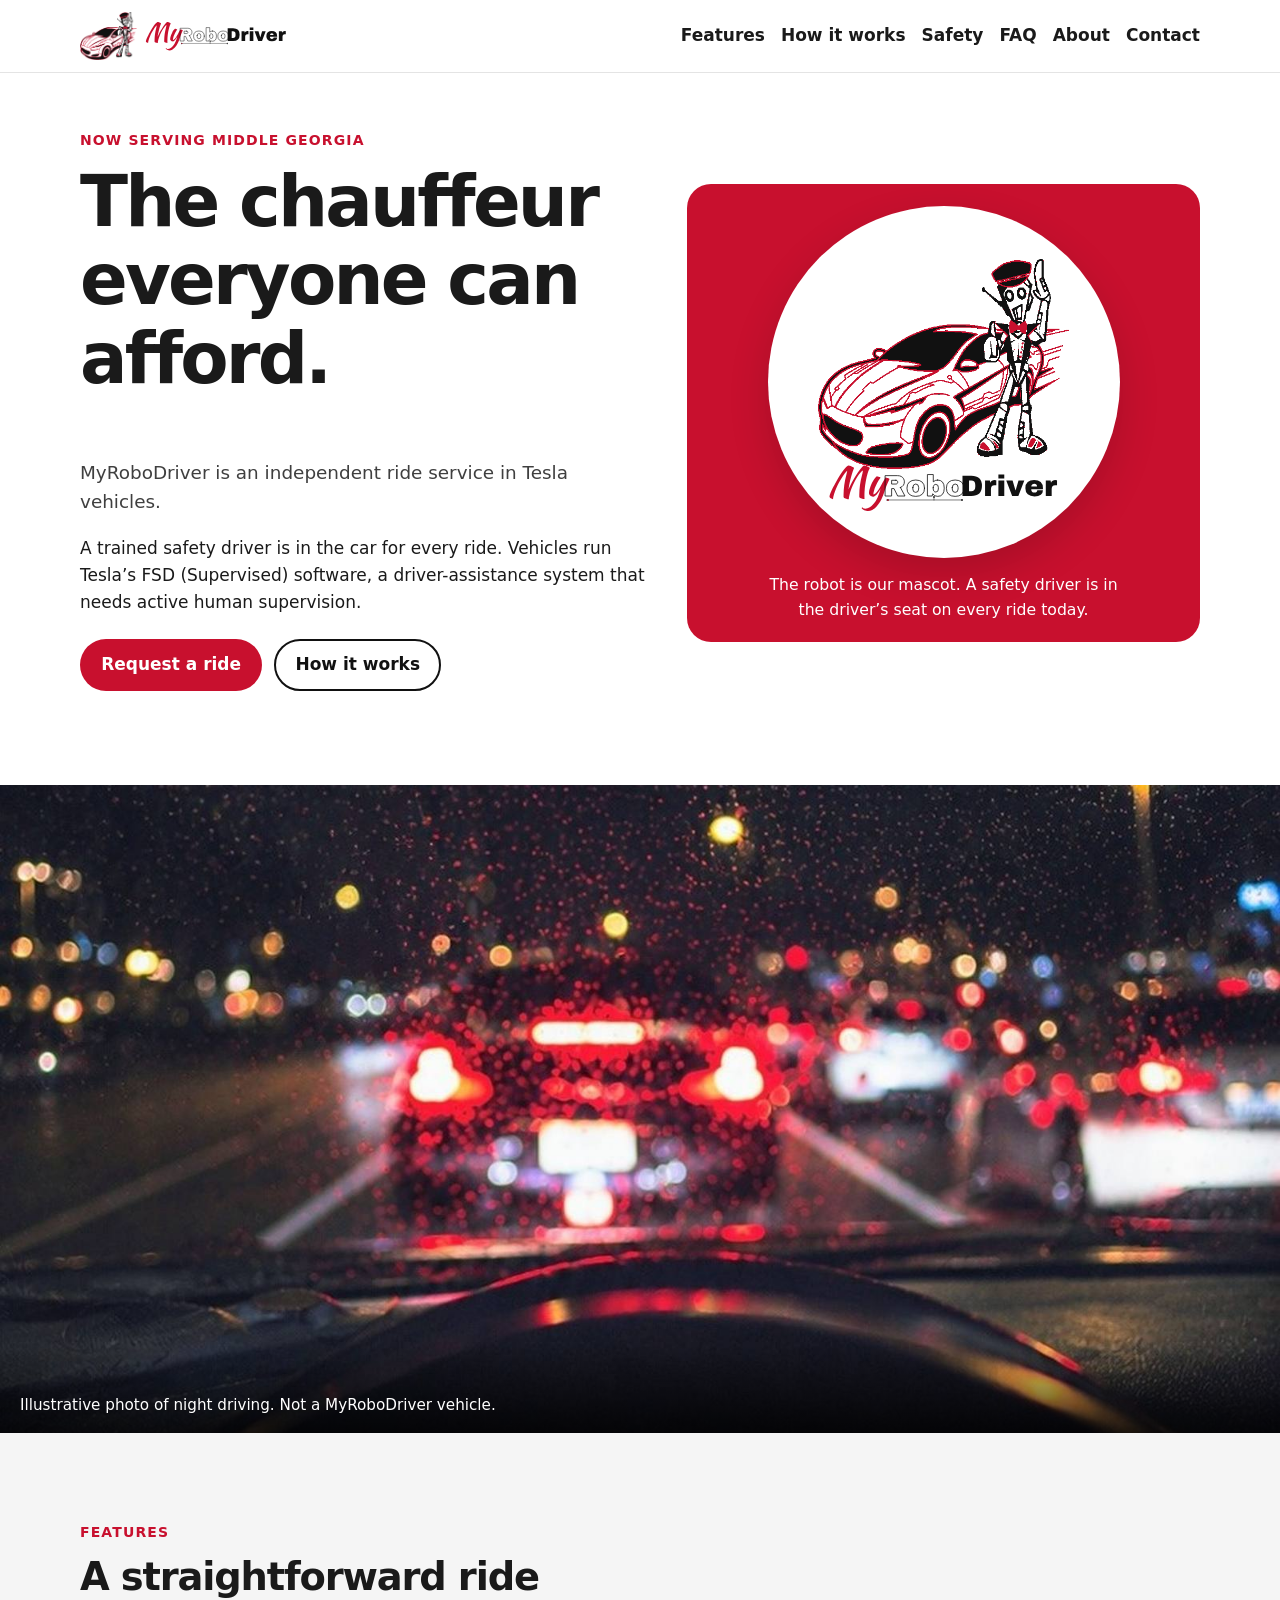
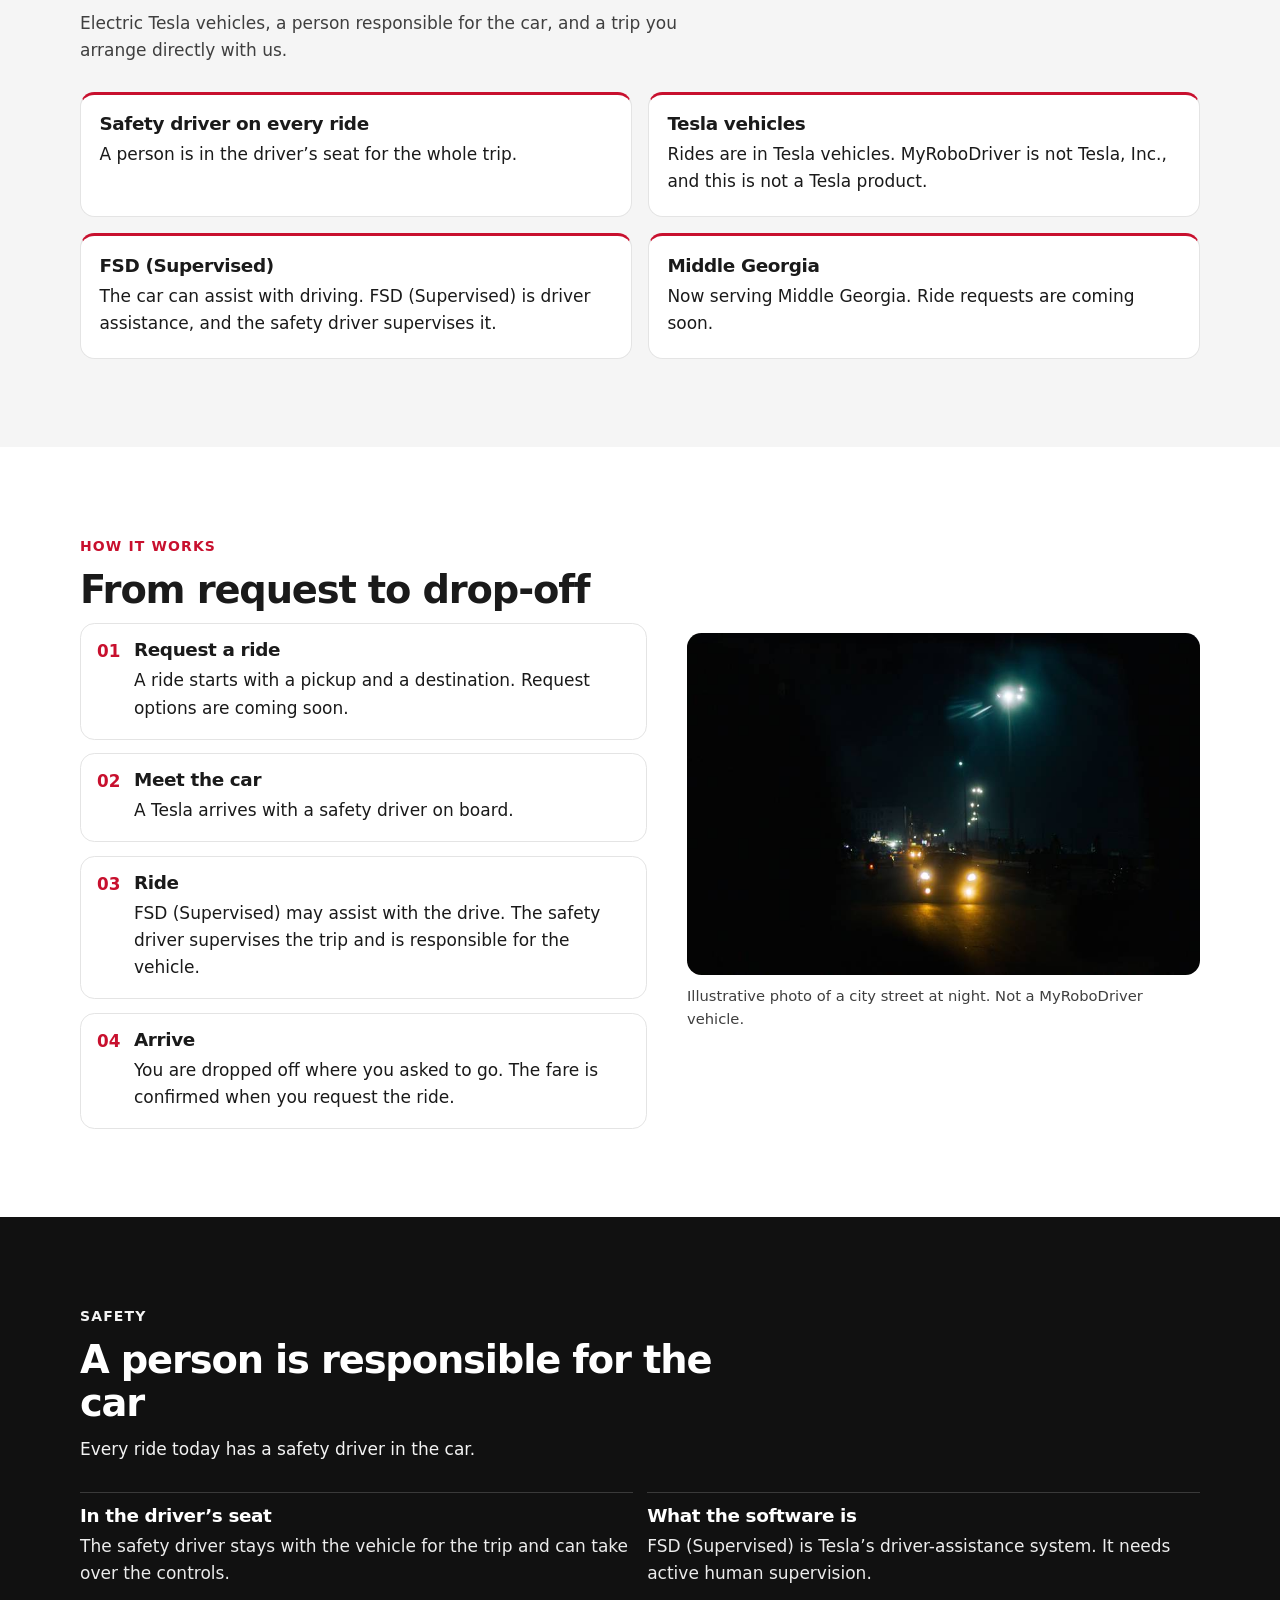
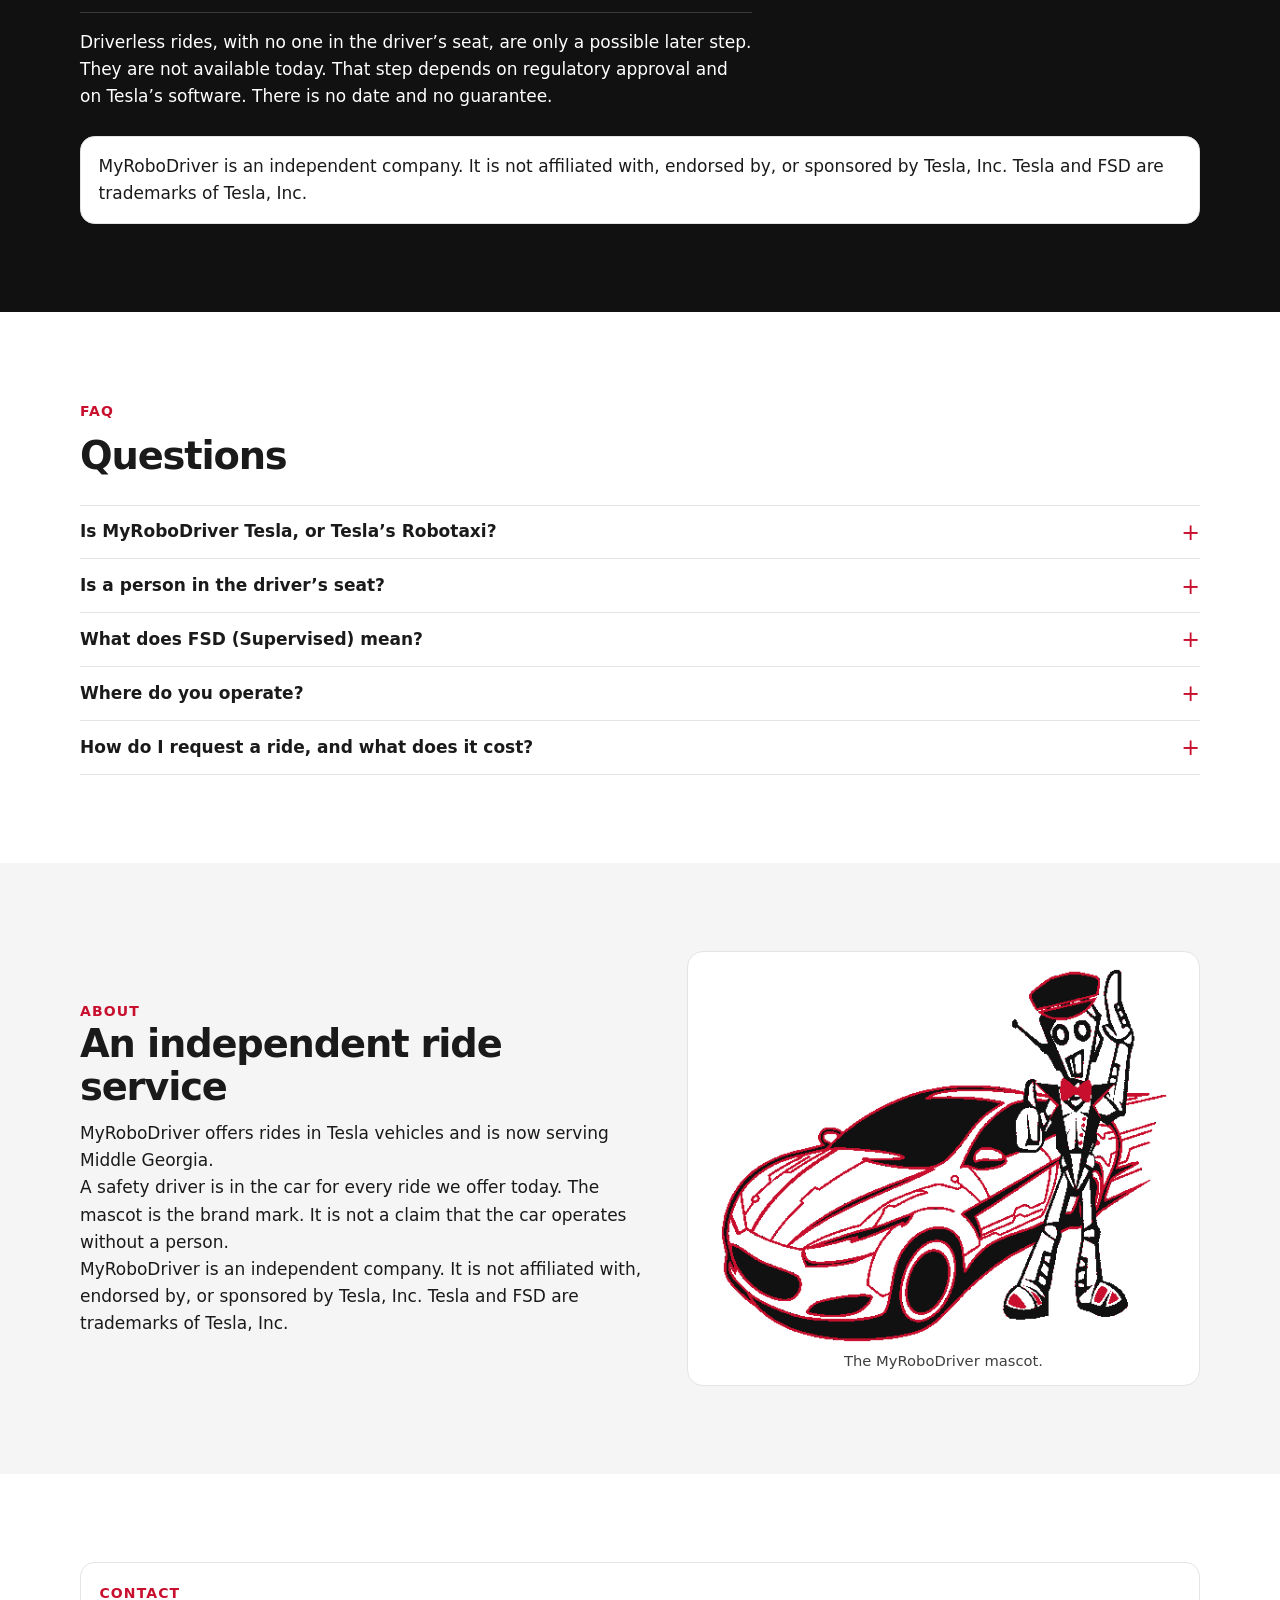
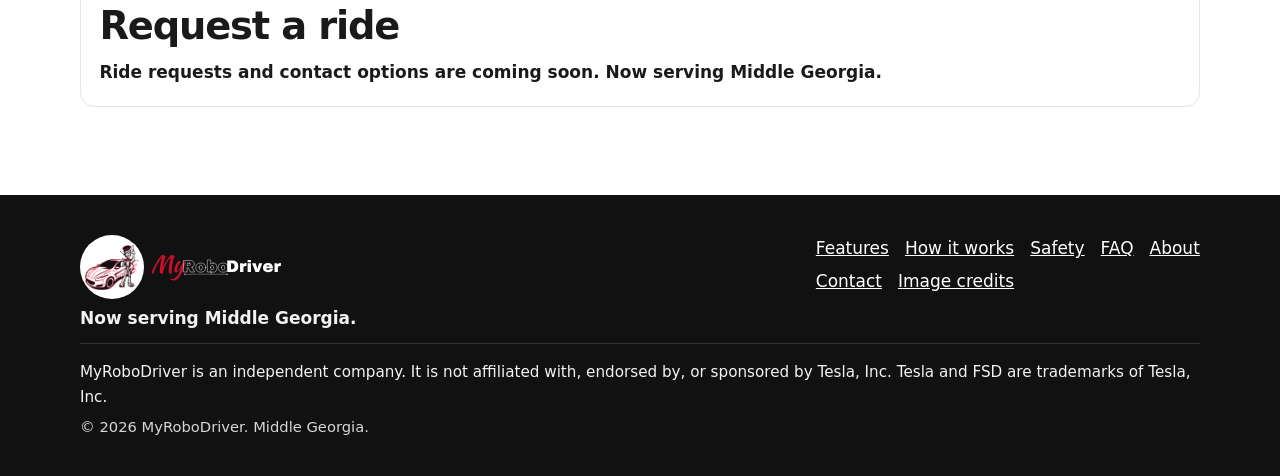
<file: index.html>
<!DOCTYPE html>
<html lang="en">
<head>
  <meta charset="utf-8">
  <meta name="viewport" content="width=device-width, initial-scale=1">
  <title>MyRoboDriver — The chauffeur everyone can afford</title>
  <!-- SUPERVISION-COPY -->
  <meta name="description" content="The chauffeur everyone can afford. MyRoboDriver is an independent ride service in Tesla vehicles, now serving Middle Georgia, with a safety driver on every trip.">
  <link rel="canonical" href="https://myrobodriver.com/">
  <meta name="theme-color" content="#C8102E">
  <meta property="og:type" content="website">
  <meta property="og:site_name" content="MyRoboDriver">
  <meta property="og:url" content="https://myrobodriver.com/">
  <meta property="og:title" content="MyRoboDriver — The chauffeur everyone can afford">
  <!-- SUPERVISION-COPY -->
  <meta property="og:description" content="The chauffeur everyone can afford. An independent ride service in Tesla vehicles, now serving Middle Georgia, with a safety driver on every trip.">
  <meta property="og:image" content="https://myrobodriver.com/images/og.jpg">
  <meta property="og:image:width" content="1200">
  <meta property="og:image:height" content="630">
  <!-- SUPERVISION-COPY -->
  <meta property="og:image:alt" content="MyRoboDriver mascot beside the words The chauffeur everyone can afford. Now serving Middle Georgia. A safety driver on every ride.">
  <meta name="twitter:card" content="summary_large_image">
  <meta name="twitter:title" content="MyRoboDriver — The chauffeur everyone can afford">
  <!-- SUPERVISION-COPY -->
  <meta name="twitter:description" content="The chauffeur everyone can afford. An independent ride service in Tesla vehicles, now serving Middle Georgia, with a safety driver on every trip.">
  <meta name="twitter:image" content="https://myrobodriver.com/images/og.jpg">
  <link rel="icon" href="/favicon.svg" type="image/svg+xml">
  <link rel="icon" href="/brand/favicon-32.png" sizes="32x32" type="image/png">
  <link rel="apple-touch-icon" href="/brand/apple-touch-icon.png">
  <link rel="manifest" href="/site.webmanifest">
  <link rel="preload" as="image" href="/brand/mascot-800.png" imagesrcset="/brand/mascot-480.png 480w, /brand/mascot-800.png 800w, /brand/mascot-1100.png 1100w" imagesizes="(min-width: 880px) 380px, 78vw">
  <link rel="stylesheet" href="/styles.css">
  <!-- SUPERVISION-COPY: structured data says a safety driver is on every trip and vehicles run FSD (Supervised). -->
  <script type="application/ld+json">
  {
    "@context": "https://schema.org",
    "@type": "LocalBusiness",
    "name": "MyRoboDriver",
    "url": "https://myrobodriver.com/",
    "image": "https://myrobodriver.com/images/og.jpg",
    "logo": "https://myrobodriver.com/brand/icon-512.png",
    "slogan": "The chauffeur everyone can afford.",
    "description": "Independent ride service in Tesla vehicles, now serving Middle Georgia. A safety driver is on every trip. Vehicles run FSD (Supervised).",
    "areaServed": {
      "@type": "AdministrativeArea",
      "name": "Middle Georgia"
    }
  }
  </script>
</head>
<body id="top">
  <a class="skip" href="#content">Skip to content</a>
  <header class="site-header">
    <div class="header-bar">
      <a class="brand" href="#top">
        <img class="brand-mascot" src="brand/mascot-480.png" width="480" height="402" alt="">
        <img class="brand-word" src="brand/wordmark.svg" width="174" height="36" alt="MyRoboDriver">
      </a>
      <nav class="nav nav-bar" aria-label="Primary">
        <a href="#features">Features</a>
        <a href="#how">How it works</a>
        <a href="#safety">Safety</a>
        <a href="#faq">FAQ</a>
        <a href="#about">About</a>
        <a href="#contact">Contact</a>
      </nav>
      <details class="menu">
        <summary>Menu</summary>
        <nav class="nav" aria-label="Mobile">
          <a href="#features">Features</a>
          <a href="#how">How it works</a>
          <a href="#safety">Safety</a>
          <a href="#faq">FAQ</a>
          <a href="#about">About</a>
          <a href="#contact">Contact</a>
        </nav>
      </details>
    </div>
  </header>

  <main id="content">
    <section class="hero" aria-labelledby="hero-title">
      <div class="wrap hero-grid">
        <div class="hero-copy">
          <p class="eyebrow">Now serving Middle Georgia</p>
          <h1 id="hero-title">The chauffeur everyone can afford.</h1>
          <p class="lede">MyRoboDriver is an independent ride service in Tesla vehicles.</p>
          <!-- SUPERVISION-COPY -->
          <p>A trained safety driver is in the car for every ride. Vehicles run Tesla’s FSD (Supervised) software, a driver-assistance system that needs active human supervision.</p>
          <div class="actions">
            <a class="btn btn-primary" href="#contact">Request a ride</a>
            <a class="btn btn-ghost" href="#how">How it works</a>
          </div>
        </div>
        <div class="badge-stage">
          <div class="circle-badge">
            <img
              class="mascot"
              src="brand/mascot-800.png"
              srcset="brand/mascot-480.png 480w, brand/mascot-800.png 800w, brand/mascot-1100.png 1100w"
              sizes="(min-width: 880px) 380px, 78vw"
              width="1100"
              height="922"
              alt="MyRoboDriver mascot: a robot chauffeur in a cap and red bow tie, thumbs up, beside a red, white, and black line-art car."
              fetchpriority="high"
              decoding="async">
            <img class="word" src="brand/wordmark.svg" width="174" height="36" alt="">
          </div>
          <!-- SUPERVISION-COPY -->
          <p class="badge-note">The robot is our mascot. A safety driver is in the driver’s seat on every ride today.</p>
        </div>
      </div>
    </section>

    <figure class="bleed">
      <img
        src="images/night-drive-800.jpg"
        srcset="images/night-drive-800.jpg 800w, images/night-drive-1600.jpg 1600w"
        sizes="100vw"
        width="1600"
        height="971"
        alt="Night traffic seen through a rain-specked windshield, with a steering wheel in the foreground"
        loading="lazy"
        decoding="async">
      <figcaption>Illustrative photo of night driving. Not a MyRoboDriver vehicle.</figcaption>
    </figure>

    <section id="features" class="paper">
      <div class="wrap">
        <div class="section-intro">
          <p class="eyebrow">Features</p>
          <h2>A straightforward ride</h2>
          <!-- SUPERVISION-COPY -->
          <p>Electric Tesla vehicles, a person responsible for the car, and a trip you arrange directly with us.</p>
        </div>
        <div class="cards">
          <article class="card">
            <!-- SUPERVISION-COPY -->
            <h3>Safety driver on every ride</h3>
            <!-- SUPERVISION-COPY -->
            <p>A person is in the driver’s seat for the whole trip.</p>
          </article>
          <article class="card">
            <h3>Tesla vehicles</h3>
            <p>Rides are in Tesla vehicles. MyRoboDriver is not Tesla, Inc., and this is not a Tesla product.</p>
          </article>
          <article class="card">
            <!-- SUPERVISION-COPY -->
            <h3>FSD (Supervised)</h3>
            <!-- SUPERVISION-COPY -->
            <p>The car can assist with driving. FSD (Supervised) is driver assistance, and the safety driver supervises it.</p>
          </article>
          <article class="card">
            <h3>Middle Georgia</h3>
            <p>Now serving Middle Georgia. Ride requests are coming soon.</p>
          </article>
        </div>
      </div>
    </section>

    <section id="how">
      <div class="wrap how-grid">
        <div>
          <p class="eyebrow">How it works</p>
          <h2>From request to drop-off</h2>
          <ol class="steps">
            <li class="step">
              <span class="step-num">01</span>
              <div>
                <h3>Request a ride</h3>
                <p>A ride starts with a pickup and a destination. Request options are coming soon.</p>
              </div>
            </li>
            <li class="step">
              <span class="step-num">02</span>
              <div>
                <h3>Meet the car</h3>
                <!-- SUPERVISION-COPY -->
                <p>A Tesla arrives with a safety driver on board.</p>
              </div>
            </li>
            <li class="step">
              <span class="step-num">03</span>
              <div>
                <h3>Ride</h3>
                <!-- SUPERVISION-COPY -->
                <p>FSD (Supervised) may assist with the drive. The safety driver supervises the trip and is responsible for the vehicle.</p>
              </div>
            </li>
            <li class="step">
              <span class="step-num">04</span>
              <div>
                <h3>Arrive</h3>
                <p>You are dropped off where you asked to go. The fare is confirmed when you request the ride.</p>
              </div>
            </li>
          </ol>
        </div>
        <figure class="frame">
          <img
            src="images/city-street-800.jpg"
            srcset="images/city-street-800.jpg 800w, images/city-street-1600.jpg 1600w"
            sizes="(min-width: 880px) 42vw, 100vw"
            width="1600"
            height="1067"
            alt="Cars on a dark city street at night, headlights on, under a streetlamp"
            loading="lazy"
            decoding="async">
          <figcaption>Illustrative photo of a city street at night. Not a MyRoboDriver vehicle.</figcaption>
        </figure>
      </div>
    </section>

    <section id="safety" class="safety">
      <div class="wrap">
        <div class="section-intro">
          <p class="eyebrow">Safety</p>
          <!-- SUPERVISION-COPY -->
          <h2>A person is responsible for the car</h2>
          <!-- SUPERVISION-COPY -->
          <p>Every ride today has a safety driver in the car.</p>
        </div>
        <div class="safety-points">
          <article>
            <!-- SUPERVISION-COPY -->
            <h3>In the driver’s seat</h3>
            <!-- SUPERVISION-COPY -->
            <p>The safety driver stays with the vehicle for the trip and can take over the controls.</p>
          </article>
          <article>
            <h3>What the software is</h3>
            <!-- SUPERVISION-COPY -->
            <p>FSD (Supervised) is Tesla’s driver-assistance system. It needs active human supervision.</p>
          </article>
        </div>
        <!-- SUPERVISION-COPY -->
        <p class="future">Driverless rides, with no one in the driver’s seat, are only a possible later step. They are not available today. That step depends on regulatory approval and on Tesla’s software. There is no date and no guarantee.</p>
        <aside class="disclaimer">
          <p>MyRoboDriver is an independent company. It is not affiliated with, endorsed by, or sponsored by Tesla, Inc. Tesla and FSD are trademarks of Tesla, Inc.</p>
        </aside>
      </div>
    </section>

    <section id="faq">
      <div class="wrap">
        <div class="section-intro">
          <p class="eyebrow">FAQ</p>
          <h2>Questions</h2>
        </div>
        <div class="faq-list">
          <details>
            <summary>Is MyRoboDriver Tesla, or Tesla’s Robotaxi?</summary>
            <p class="faq-a">No. MyRoboDriver is an independent company now serving Middle Georgia. It is not affiliated with, endorsed by, or sponsored by Tesla, Inc. Tesla and FSD are trademarks of Tesla, Inc.</p>
          </details>
          <details>
            <!-- SUPERVISION-COPY -->
            <summary>Is a person in the driver’s seat?</summary>
            <!-- SUPERVISION-COPY -->
            <p class="faq-a">Yes. Every ride includes a safety driver. The vehicle runs FSD (Supervised), which needs active human supervision.</p>
          </details>
          <details>
            <!-- SUPERVISION-COPY -->
            <summary>What does FSD (Supervised) mean?</summary>
            <!-- SUPERVISION-COPY -->
            <p class="faq-a">It is driver-assistance software from Tesla. It can help with the drive, and it needs a person supervising. The safety driver is responsible for the vehicle.</p>
          </details>
          <details>
            <summary>Where do you operate?</summary>
            <p class="faq-a">Now serving Middle Georgia (Middle GA).</p>
          </details>
          <details>
            <summary>How do I request a ride, and what does it cost?</summary>
            <p class="faq-a">Ride requests are coming soon. The fare is confirmed when a request can be made. This site does not list prices.</p>
          </details>
        </div>
      </div>
    </section>

    <section id="about" class="paper">
      <div class="wrap about-grid">
        <div class="about-copy">
          <p class="eyebrow">About</p>
          <h2>An independent ride service</h2>
          <p>MyRoboDriver offers rides in Tesla vehicles and is now serving Middle Georgia.</p>
          <!-- SUPERVISION-COPY -->
          <p>A safety driver is in the car for every ride we offer today. The mascot is the brand mark. It is not a claim that the car operates without a person.</p>
          <p>MyRoboDriver is an independent company. It is not affiliated with, endorsed by, or sponsored by Tesla, Inc. Tesla and FSD are trademarks of Tesla, Inc.</p>
        </div>
        <figure class="about-figure">
          <img
            src="brand/mascot-800.png"
            srcset="brand/mascot-480.png 480w, brand/mascot-800.png 800w, brand/mascot-1100.png 1100w"
            sizes="(min-width: 880px) 420px, 80vw"
            width="1100"
            height="922"
            alt=""
            loading="lazy"
            decoding="async">
          <figcaption>The MyRoboDriver mascot.</figcaption>
        </figure>
      </div>
    </section>

    <section id="contact">
      <div class="wrap">
        <div class="contact-card">
          <p class="eyebrow">Contact</p>
          <h2>Request a ride</h2>
          <p class="area">Ride requests and contact options are coming soon. Now serving Middle Georgia.</p>
        </div>
      </div>
    </section>
  </main>

  <footer class="site-footer">
    <div class="wrap footer-grid">
      <div>
        <a class="footer-brand" href="#top">
          <span class="footer-mark">
            <img src="brand/mascot-480.png" width="480" height="402" alt="">
          </span>
          <img class="footer-word" src="brand/wordmark-on-dark.svg" width="174" height="36" alt="MyRoboDriver">
        </a>
        <p class="area">Now serving Middle Georgia.</p>
      </div>
      <nav class="footer-nav" aria-label="Footer">
        <a href="#features">Features</a>
        <a href="#how">How it works</a>
        <a href="#safety">Safety</a>
        <a href="#faq">FAQ</a>
        <a href="#about">About</a>
        <a href="#contact">Contact</a>
        <a href="CREDITS.md">Image credits</a>
      </nav>
    </div>
    <div class="wrap">
      <p class="legal">MyRoboDriver is an independent company. It is not affiliated with, endorsed by, or sponsored by Tesla, Inc. Tesla and FSD are trademarks of Tesla, Inc.</p>
      <p class="fine">© 2026 MyRoboDriver. Middle Georgia.</p>
    </div>
  </footer>
</body>
</html>
</file>
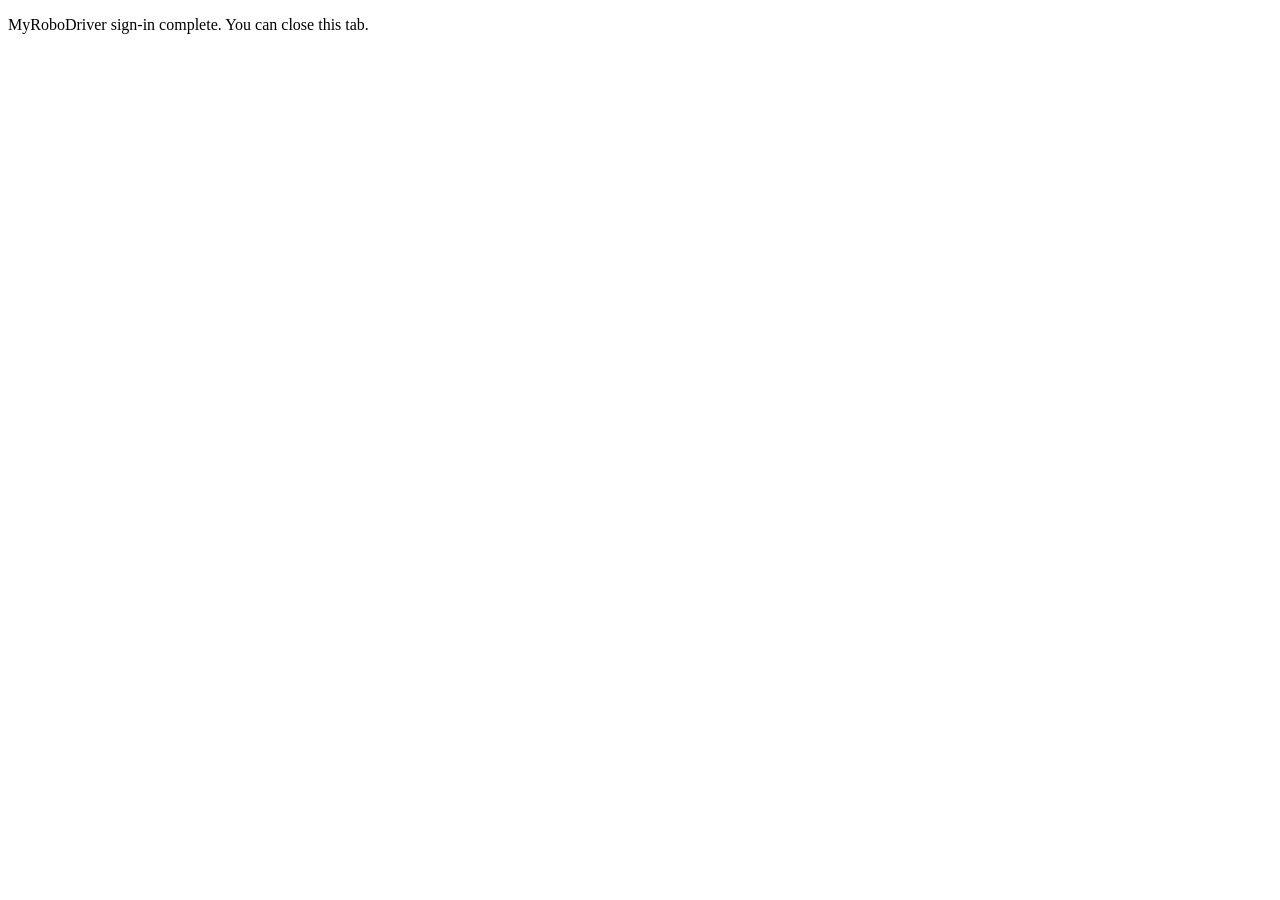
<file: auth/callback/index.html>
<!DOCTYPE html>
<html lang="en"><head><meta charset="utf-8"><meta name="referrer" content="no-referrer"><title>MyRoboDriver</title></head>
<body><p>MyRoboDriver sign-in complete. You can close this tab.</p></body></html>
</file>
<file: styles.css>
/* MyRoboDriver marketing site. Red, white, black, and grey only. */
:root {
  --red: #c8102e;
  --red-deep: #9e0e24;
  --black: #111111;
  --ink: #1a1a1a;
  --muted: #3f3f3f;
  --line: #e4e4e4;
  --paper: #f5f5f5;
  --white: #ffffff;
  --header: 4.5rem;
  --wrap: 1120px;
  --shadow: 0 16px 40px rgba(0, 0, 0, 0.16);
}

*,
*::before,
*::after {
  box-sizing: border-box;
}

html {
  scroll-behavior: smooth;
}

body {
  margin: 0;
  color: var(--ink);
  background: var(--white);
  font-family: system-ui, -apple-system, "Segoe UI", Roboto, Helvetica, Arial, sans-serif;
  font-size: 1.0625rem;
  line-height: 1.6;
}

img {
  max-width: 100%;
  height: auto;
}

h1,
h2,
h3,
p {
  margin-top: 0;
}

h1,
h2,
h3 {
  line-height: 1.12;
  letter-spacing: -0.03em;
  font-weight: 750;
}

h1 {
  font-size: clamp(2.35rem, 6vw, 4.4rem);
  font-weight: 800;
  letter-spacing: -0.04em;
}

h2 {
  font-size: clamp(1.8rem, 3vw, 2.6rem);
  margin-bottom: 0.75rem;
}

h3 {
  font-size: 1.15rem;
  letter-spacing: -0.02em;
  margin-bottom: 0.4rem;
}

a {
  color: var(--red-deep);
}

a:hover {
  color: var(--black);
}

:focus-visible {
  outline: 2px solid var(--red);
  outline-offset: 3px;
}

.skip {
  position: absolute;
  left: 1rem;
  top: -4rem;
  z-index: 50;
  background: var(--black);
  color: var(--white);
  padding: 0.55rem 0.9rem;
  text-decoration: none;
}

.skip:focus {
  top: 0.6rem;
}

.wrap {
  width: min(var(--wrap), calc(100% - 2.5rem));
  margin-inline: auto;
}

.eyebrow {
  margin: 0 0 0.7rem;
  color: var(--red);
  font-size: 0.875rem;
  font-weight: 750;
  letter-spacing: 0.08em;
  text-transform: uppercase;
}

.lede {
  font-size: 1.15rem;
  color: var(--muted);
  max-width: 40rem;
}

section {
  scroll-margin-top: calc(var(--header) + 0.5rem);
  padding: clamp(3.25rem, 7vw, 5.5rem) 0;
}

.site-header {
  position: sticky;
  top: 0;
  z-index: 30;
  background: rgba(255, 255, 255, 0.96);
  border-bottom: 1px solid var(--line);
  backdrop-filter: blur(8px);
}

.header-bar {
  min-height: var(--header);
  display: flex;
  align-items: center;
  justify-content: space-between;
  gap: 0.75rem;
  width: min(var(--wrap), calc(100% - 1.5rem));
  margin-inline: auto;
}

.brand,
.footer-brand {
  display: flex;
  align-items: center;
  gap: 0.45rem;
  text-decoration: none;
  color: inherit;
  min-width: 0;
}

.brand-mascot {
  height: 3rem;
  width: auto;
  display: block;
}

.brand-word {
  height: 1.85rem;
  width: auto;
  display: block;
}

.nav-bar {
  display: none;
}

.menu summary {
  list-style: none;
  cursor: pointer;
  min-height: 2.75rem;
  min-width: 4.5rem;
  display: inline-flex;
  align-items: center;
  justify-content: center;
  border: 1px solid var(--line);
  border-radius: 999px;
  padding: 0 0.9rem;
  font-weight: 700;
  color: var(--black);
}

.menu summary::-webkit-details-marker {
  display: none;
}

.nav {
  flex-direction: column;
  gap: 0.2rem;
  padding: 0.6rem 0 0.8rem;
}

.menu[open] .nav {
  display: flex;
}

.nav a {
  color: var(--ink);
  text-decoration: none;
  font-weight: 650;
  padding: 0.55rem 0.2rem;
}

.nav a:hover {
  color: var(--red);
}

.hero {
  padding-top: clamp(2rem, 5vw, 3.5rem);
}

.hero-grid {
  display: grid;
  gap: 1.75rem;
  align-items: center;
}

.hero-copy .lede + p {
  max-width: 40rem;
}

.actions {
  display: flex;
  flex-wrap: wrap;
  gap: 0.75rem;
  margin: 1.4rem 0 0.4rem;
}

.btn {
  display: inline-flex;
  align-items: center;
  justify-content: center;
  min-height: 2.9rem;
  padding: 0.65rem 1.2rem;
  border-radius: 999px;
  border: 2px solid transparent;
  font: inherit;
  font-weight: 750;
  text-decoration: none;
  cursor: pointer;
}

.btn-primary {
  background: var(--red);
  color: var(--white);
}

.btn-primary:hover {
  background: var(--red-deep);
  color: var(--white);
}

.btn-ghost {
  background: transparent;
  color: var(--black);
  border-color: var(--black);
}

.btn-ghost:hover {
  background: var(--black);
  color: var(--white);
}

.badge-stage {
  background: var(--red);
  border-radius: 1.5rem;
  padding: 1.4rem 1rem 1.25rem;
  display: grid;
  justify-items: center;
  gap: 0.85rem;
}

.circle-badge {
  width: min(100%, 22rem);
  aspect-ratio: 1;
  border-radius: 50%;
  background: var(--white);
  box-shadow: var(--shadow);
  display: flex;
  flex-direction: column;
  align-items: center;
  justify-content: center;
  padding: 7% 8% 6%;
}

.circle-badge .mascot {
  width: 92%;
  height: auto;
}

.circle-badge .word {
  width: 84%;
  height: auto;
  margin-top: -2%;
}

.badge-note {
  margin: 0;
  max-width: 22rem;
  text-align: center;
  color: var(--white);
  font-size: 0.98rem;
}

.bleed {
  margin: 0;
  position: relative;
}

.bleed img {
  display: block;
  width: 100%;
  max-height: 72vh;
  object-fit: cover;
}

.bleed figcaption {
  position: absolute;
  left: 0;
  right: 0;
  bottom: 0;
  margin: 0;
  padding: 3rem 1.25rem 1rem;
  color: var(--white);
  background: linear-gradient(transparent, rgba(0, 0, 0, 0.78));
  font-size: 0.95rem;
}

.paper {
  background: var(--paper);
}

.section-intro {
  max-width: 40rem;
  margin-bottom: 1.75rem;
}

.section-intro p:last-child {
  color: var(--muted);
}

.cards {
  display: grid;
  gap: 1rem;
}

.card,
.step,
.contact-card,
.disclaimer,
.todo-free {
  background: var(--white);
  border: 1px solid var(--line);
  border-radius: 0.9rem;
}

.card {
  padding: 1.2rem 1.15rem 1.3rem;
  border-top: 3px solid var(--red);
}

.card p,
.step p,
.faq-a,
.about-copy p,
.contact-card p {
  margin-bottom: 0;
}

.how-grid,
.about-grid,
.contact-grid {
  display: grid;
  gap: 1.5rem;
}

.steps {
  display: grid;
  gap: 0.85rem;
  margin: 0;
  padding: 0;
  list-style: none;
}

.step {
  display: grid;
  grid-template-columns: auto 1fr;
  gap: 0.85rem;
  padding: 1rem 1rem 1.05rem;
  align-items: start;
}

.step-num {
  font-weight: 800;
  color: var(--red);
  font-variant-numeric: tabular-nums;
  font-size: 1.05rem;
  line-height: 1.4;
}

.frame {
  margin: 0;
}

.frame img {
  display: block;
  width: 100%;
  border-radius: 0.9rem;
  object-fit: cover;
  aspect-ratio: 3 / 2;
}

.frame figcaption {
  margin-top: 0.55rem;
  color: var(--muted);
  font-size: 0.92rem;
}

.safety {
  background: var(--black);
  color: var(--white);
}

.safety .eyebrow {
  color: #ffd0d6;
}

.safety .section-intro p,
.safety .prose p {
  color: #f3f3f3;
}

.safety-points {
  display: grid;
  gap: 0.9rem;
  margin: 1.5rem 0;
}

.safety-points article {
  border-top: 1px solid #3a3a3a;
  padding-top: 0.85rem;
}

.safety-points h3 {
  color: var(--white);
}

.safety-points p {
  color: #ececec;
  margin-bottom: 0;
}

.future {
  max-width: 42rem;
  padding: 1rem 0 0.2rem;
  border-top: 1px solid #3a3a3a;
}

.disclaimer {
  margin-top: 1.4rem;
  padding: 1rem 1.1rem;
  color: var(--ink);
}

.disclaimer p {
  margin: 0;
}

.faq-list {
  border-top: 1px solid var(--line);
}

.faq-list details {
  border-bottom: 1px solid var(--line);
}

.faq-list summary {
  list-style: none;
  cursor: pointer;
  min-height: 3.25rem;
  display: flex;
  align-items: center;
  justify-content: space-between;
  gap: 1rem;
  font-weight: 750;
  padding: 0.8rem 0;
}

.faq-list summary::-webkit-details-marker {
  display: none;
}

.faq-list summary::after {
  content: "+";
  color: var(--red);
  font-size: 1.4rem;
  font-weight: 500;
  line-height: 1;
}

.faq-list details[open] summary::after {
  content: "\2212";
}

.faq-a {
  margin: 0 0 1rem;
  max-width: 42rem;
  color: var(--muted);
}

.about-figure {
  margin: 0;
  background: var(--white);
  border: 1px solid var(--line);
  border-radius: 1rem;
  padding: 1rem 1rem 0.8rem;
}

.about-figure img {
  display: block;
  width: min(100%, 28rem);
  margin-inline: auto;
}

.about-figure figcaption {
  text-align: center;
  color: var(--muted);
  font-size: 0.92rem;
  margin-top: 0.4rem;
}

.contact-card {
  padding: 1.15rem 1.15rem 1.25rem;
}

.contact-card address {
  font-style: normal;
}

.contact-card a {
  font-weight: 700;
}

.area {
  font-weight: 750;
}

.form-note {
  color: var(--muted);
  font-size: 0.95rem;
}

form {
  display: grid;
  gap: 0.85rem;
}

label {
  display: grid;
  gap: 0.3rem;
  font-weight: 700;
  font-size: 0.95rem;
}

input,
textarea {
  width: 100%;
  border: 1px solid #c8c8c8;
  border-radius: 0.65rem;
  background: var(--white);
  color: var(--ink);
  font: inherit;
  padding: 0.7rem 0.8rem;
  min-height: 2.75rem;
}

textarea {
  min-height: 8rem;
  resize: vertical;
}

.form-actions {
  display: flex;
  flex-wrap: wrap;
  align-items: center;
  gap: 0.8rem;
}

.site-footer {
  background: var(--black);
  color: #f2f2f2;
  padding: 2.5rem 0 2rem;
}

.footer-grid {
  display: grid;
  gap: 1.4rem;
}

.footer-mark {
  width: 4rem;
  height: 4rem;
  border-radius: 50%;
  background: var(--white);
  display: grid;
  place-items: center;
  flex: none;
}

.footer-mark img {
  width: 3.35rem;
  height: auto;
}

.footer-word {
  height: 1.7rem;
  width: auto;
}

.footer-nav {
  display: flex;
  flex-wrap: wrap;
  gap: 0.35rem 1rem;
}

.footer-nav a,
.site-footer a {
  color: var(--white);
}

.site-footer p {
  margin: 0.35rem 0;
}

.fine {
  color: #d7d7d7;
  font-size: 0.92rem;
}

.legal {
  margin-top: 1.2rem;
  padding-top: 1rem;
  border-top: 1px solid #333;
  color: #f3f3f3;
  font-size: 0.95rem;
}

@media (min-width: 720px) {
  .cards,
  .safety-points {
    grid-template-columns: 1fr 1fr;
  }
}

@media (min-width: 880px) {
  .nav-bar {
    display: flex;
    flex-direction: row;
    align-items: center;
    gap: 0.15rem 1rem;
    padding: 0;
  }

  .menu {
    display: none;
  }

  .nav a {
    padding: 0.35rem 0;
  }

  .hero-grid {
    grid-template-columns: 1.05fr 0.95fr;
    gap: 2.5rem;
  }

  .how-grid,
  .about-grid {
    grid-template-columns: 1.05fr 0.95fr;
    align-items: center;
    gap: 2.5rem;
  }

  .contact-grid {
    grid-template-columns: 0.85fr 1.15fr;
    align-items: start;
    gap: 2rem;
  }

  .footer-grid {
    grid-template-columns: 1.3fr 0.7fr;
    align-items: start;
  }
}

@media (max-width: 420px) {
  .brand-word {
    height: 1.45rem;
  }

  .brand-mascot {
    height: 2.6rem;
  }
}

@media (prefers-reduced-motion: reduce) {
  html {
    scroll-behavior: auto;
  }

  * {
    transition: none !important;
  }
}
</file>
